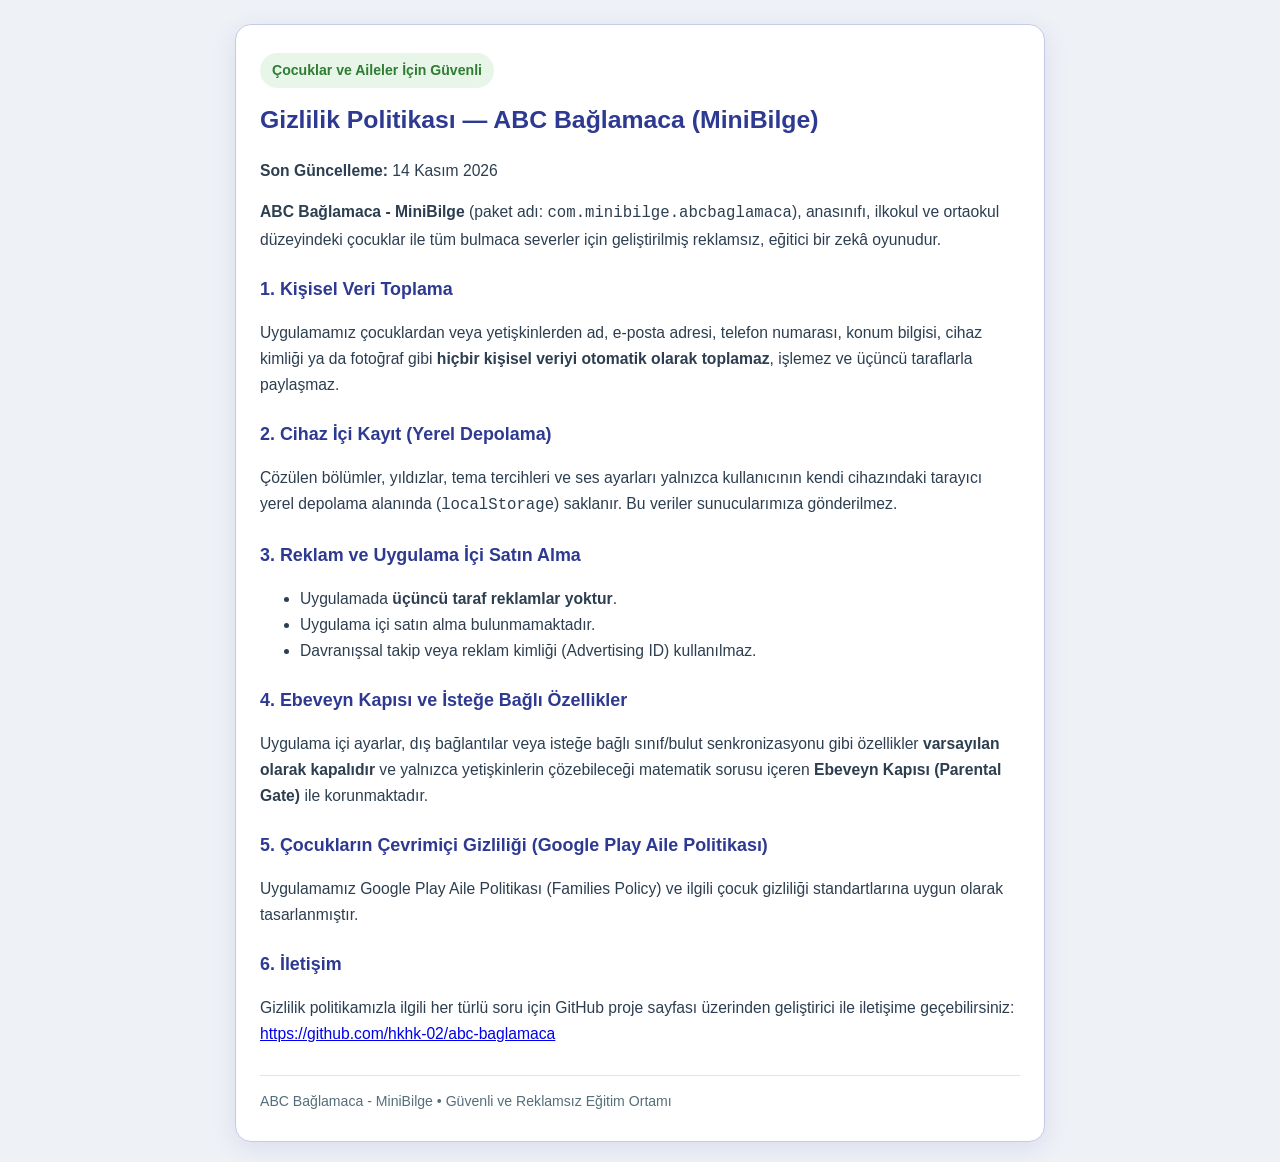
<file: gizlilik-politikasi.html>
<!DOCTYPE html>
<html lang="tr">
<head>
  <meta charset="UTF-8">
  <meta name="viewport" content="width=device-width, initial-scale=1.0">
  <title>Gizlilik Politikası - ABC Bağlamaca (MiniBilge)</title>
  <style>
    body {
      font-family: 'Segoe UI', Arial, sans-serif;
      background: #eef1f6;
      color: #1a1a1a;
      line-height: 1.65;
      margin: 0;
      padding: 24px 16px;
    }
    .card {
      max-width: 760px;
      margin: 0 auto;
      background: #ffffff;
      border-radius: 16px;
      padding: 28px 24px;
      box-shadow: 0 6px 24px rgba(46, 58, 146, 0.10);
      border: 1px solid #c5cae9;
    }
    h1 {
      color: #2e3a92;
      font-size: 1.55rem;
      margin-top: 0;
    }
    h2 {
      color: #2e3a92;
      font-size: 1.12rem;
      margin-top: 22px;
    }
    p, li {
      font-size: 0.98rem;
      color: #2c3e50;
    }
    .badge {
      display: inline-block;
      background: #e8f5e9;
      color: #2e7d32;
      font-weight: 700;
      padding: 6px 12px;
      border-radius: 999px;
      font-size: 0.88rem;
      margin-bottom: 12px;
    }
    .footer {
      margin-top: 28px;
      padding-top: 14px;
      border-top: 1px solid #e0e4f2;
      font-size: 0.88rem;
      color: #546e7a;
    }
  </style>
</head>
<body>
  <main class="card">
    <div class="badge">Çocuklar ve Aileler İçin Güvenli</div>
    <h1>Gizlilik Politikası — ABC Bağlamaca (MiniBilge)</h1>
    <p><strong>Son Güncelleme:</strong> 14 Kasım 2026</p>

    <p><strong>ABC Bağlamaca - MiniBilge</strong> (paket adı: <code>com.minibilge.abcbaglamaca</code>), anasınıfı, ilkokul ve ortaokul düzeyindeki çocuklar ile tüm bulmaca severler için geliştirilmiş reklamsız, eğitici bir zekâ oyunudur.</p>

    <h2>1. Kişisel Veri Toplama</h2>
    <p>Uygulamamız çocuklardan veya yetişkinlerden ad, e-posta adresi, telefon numarası, konum bilgisi, cihaz kimliği ya da fotoğraf gibi <strong>hiçbir kişisel veriyi otomatik olarak toplamaz</strong>, işlemez ve üçüncü taraflarla paylaşmaz.</p>

    <h2>2. Cihaz İçi Kayıt (Yerel Depolama)</h2>
    <p>Çözülen bölümler, yıldızlar, tema tercihleri ve ses ayarları yalnızca kullanıcının kendi cihazındaki tarayıcı yerel depolama alanında (<code>localStorage</code>) saklanır. Bu veriler sunucularımıza gönderilmez.</p>

    <h2>3. Reklam ve Uygulama İçi Satın Alma</h2>
    <ul>
      <li>Uygulamada <strong>üçüncü taraf reklamlar yoktur</strong>.</li>
      <li>Uygulama içi satın alma bulunmamaktadır.</li>
      <li>Davranışsal takip veya reklam kimliği (Advertising ID) kullanılmaz.</li>
    </ul>

    <h2>4. Ebeveyn Kapısı ve İsteğe Bağlı Özellikler</h2>
    <p>Uygulama içi ayarlar, dış bağlantılar veya isteğe bağlı sınıf/bulut senkronizasyonu gibi özellikler <strong>varsayılan olarak kapalıdır</strong> ve yalnızca yetişkinlerin çözebileceği matematik sorusu içeren <strong>Ebeveyn Kapısı (Parental Gate)</strong> ile korunmaktadır.</p>

    <h2>5. Çocukların Çevrimiçi Gizliliği (Google Play Aile Politikası)</h2>
    <p>Uygulamamız Google Play Aile Politikası (Families Policy) ve ilgili çocuk gizliliği standartlarına uygun olarak tasarlanmıştır.</p>

    <h2>6. İletişim</h2>
    <p>Gizlilik politikamızla ilgili her türlü soru için GitHub proje sayfası üzerinden geliştirici ile iletişime geçebilirsiniz: <a href="https://github.com/hkhk-02/abc-baglamaca" rel="noopener noreferrer">https://github.com/hkhk-02/abc-baglamaca</a></p>

    <div class="footer">
      ABC Bağlamaca - MiniBilge • Güvenli ve Reklamsız Eğitim Ortamı
    </div>
  </main>
</body>
</html>
</file>
